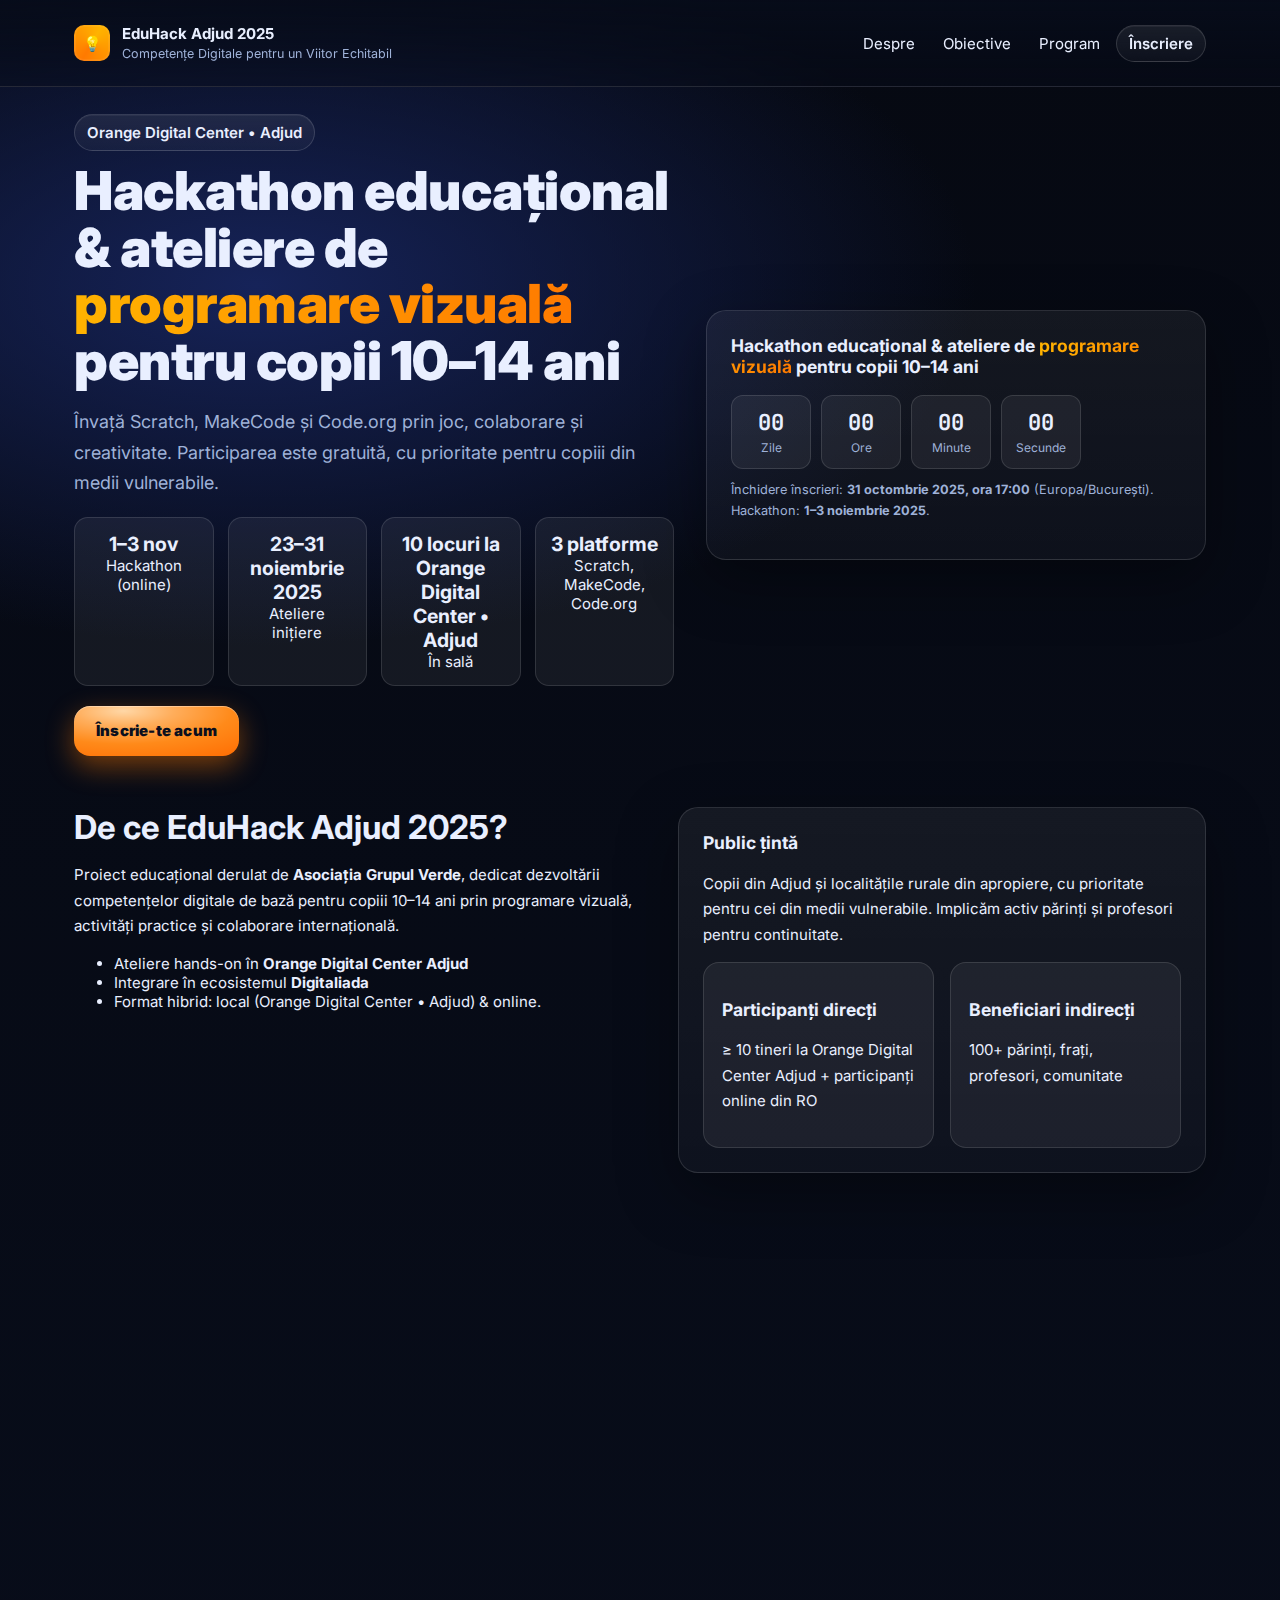
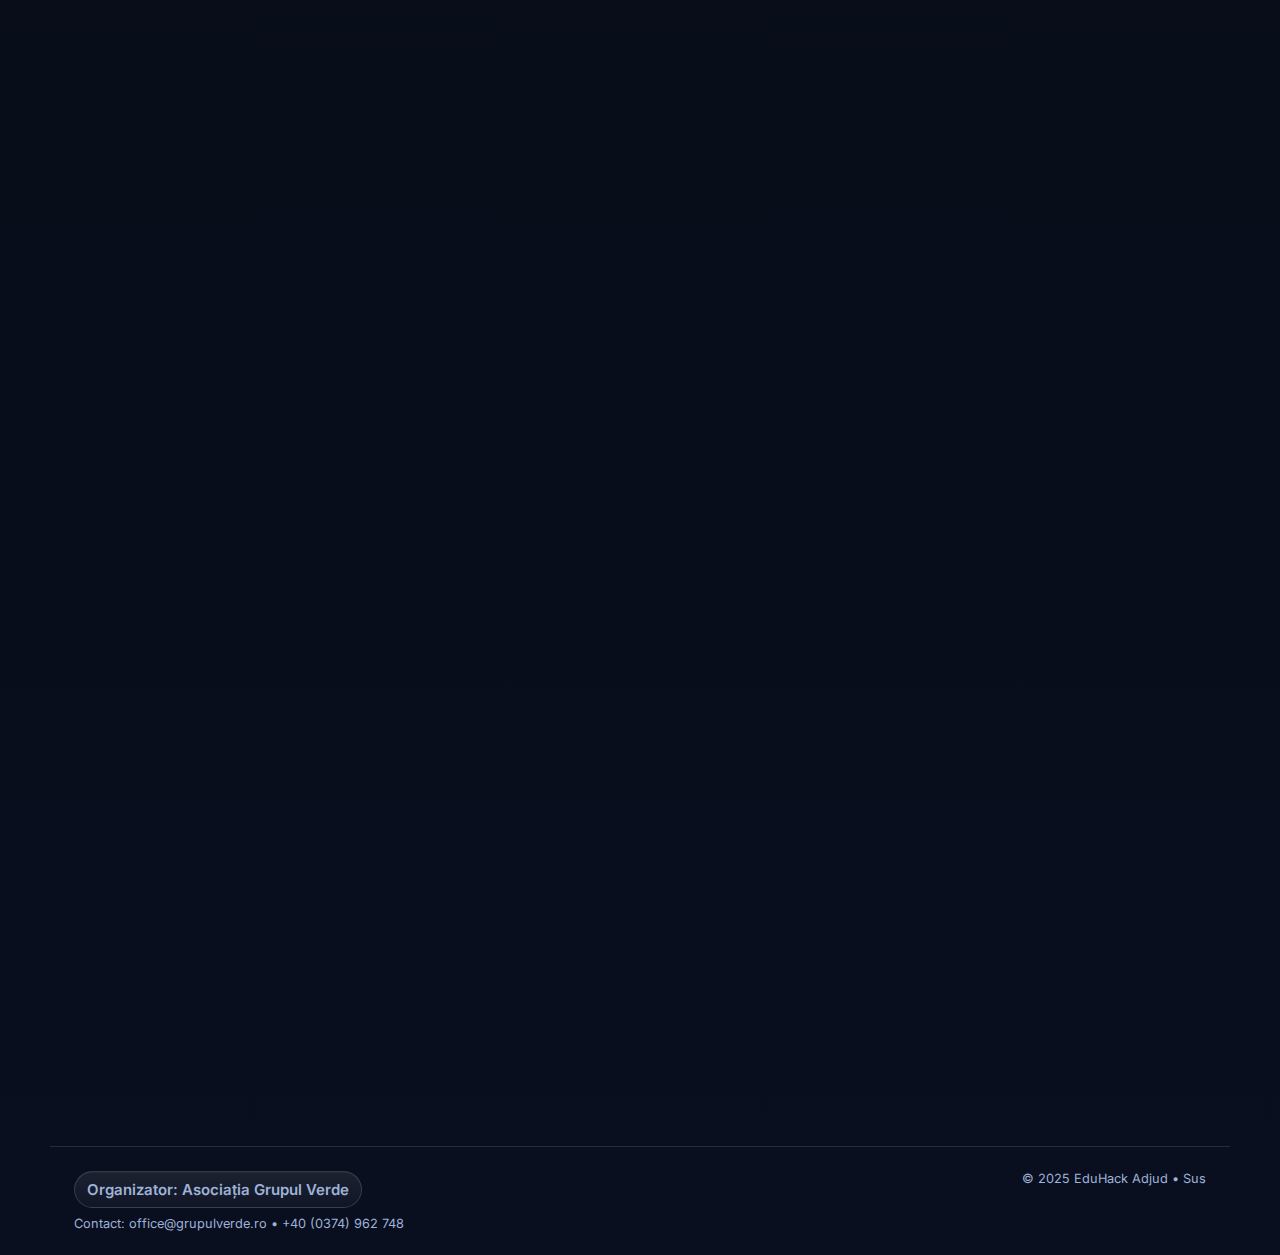
<file: index.html>
<!DOCTYPE html>
<html lang="ro">
<head>
  <meta charset="UTF-8" />
  <meta name="viewport" content="width=device-width, initial-scale=1" />

  <title>EduHack Adjud 2025 – Hackathon educațional & ateliere (10–14 ani)</title>
  <meta name="description" content="Participă la EduHack Adjud 2025: hackathon educațional & ateliere gratuite de programare vizuală (Scratch, MakeCode, Code.org) pentru copii 10–14 ani, la Orange Digital Center Adjud. Înscrieri până la 23 octombrie 2025, ora 17:00.">
  <meta name="author" content="Asociația Grupul Verde">
  <meta name="robots" content="index, follow, max-image-preview:large, max-snippet:-1, max-video-preview:-1">

  <!-- Canonical & hreflang -->
  <link rel="canonical" href="https://eduhackadjud2025.netlify.app/">
  <link rel="alternate" href="https://eduhackadjud2025.netlify.app/" hreflang="ro">

  <!-- Open Graph -->
  <meta property="og:type" content="website">
  <meta property="og:url" content="https://eduhackadjud2025.netlify.app/">
  <meta property="og:title" content="EduHack Adjud 2025 – Hackathon educațional & ateliere pentru copii 10–14 ani">
  <meta property="og:description" content="Dezvoltă competențe digitale prin programare vizuală (Scratch, MakeCode, Code.org). Înscrieri până la 23 octombrie 2025, ora 17:00.">
  <meta property="og:image" content="https://raw.githubusercontent.com/TheTechology/EduHackAdjud2025/refs/heads/main/EduHackAdjud2025.png">
  <meta property="og:image:secure_url" content="https://raw.githubusercontent.com/TheTechology/EduHackAdjud2025/refs/heads/main/EduHackAdjud2025.png">
  <meta property="og:image:width" content="1200">
  <meta property="og:image:height" content="630">
  <meta property="og:image:type" content="image/png">
  <meta property="og:image:alt" content="EduHack Adjud 2025 – Hackathon educațional și ateliere de programare vizuală pentru copii 10–14 ani">

  <!-- Twitter -->
  <meta name="twitter:card" content="summary_large_image">
  <meta name="twitter:title" content="EduHack Adjud 2025 – Hackathon educațional (10–14 ani)">
  <meta name="twitter:description" content="Ateliere gratuite de programare vizuală & hackathon la Orange Digital Center Adjud. Înscrieri până la 31 octombrie 2025.">
  <meta name="twitter:image" content="https://raw.githubusercontent.com/TheTechology/EduHackAdjud2025/refs/heads/main/EduHackAdjud2025.png">

  <!-- Fonts -->
  <link rel="preconnect" href="https://fonts.googleapis.com">
  <link rel="preconnect" href="https://fonts.gstatic.com" crossorigin>
  <link href="https://fonts.googleapis.com/css2?family=Inter:wght@400;600;700;800;900&family=JetBrains+Mono:wght@400;700&display=swap" rel="stylesheet">

  <!-- Theme & Favicon -->
  <meta name="theme-color" content="#0b1020">
  <link rel="icon" href="data:image/svg+xml,%3Csvg xmlns='http://www.w3.org/2000/svg' viewBox='0 0 64 64'%3E%3Ctext y='50' x='6' font-size='48'%3E💡%3C/text%3E%3C/svg%3E">

  <!-- Styles -->
  <link rel="stylesheet" href="styles.css">
</head>
<body>
  <header class="nav" role="banner">
    <div class="wrap nav-inner">
      <a class="brand" href="#top" aria-label="EduHack Adjud 2025 – Pagina principală">
        <div class="logo" aria-hidden="true">💡</div>
        <div>
          <b>EduHack Adjud 2025</b><br>
          <small class="muted">Competențe Digitale pentru un Viitor Echitabil</small>
        </div>
      </a>
      <nav aria-label="Navigare principală">
        <a href="#about">Despre</a>
        <a href="#objectives">Obiective</a>
        <a href="#program">Program</a>
        <a href="#inscriere" class="chip">Înscriere</a>
      </nav>
    </div>
  </header>

  <main id="top" class="wrap hero">
    <div class="grid">
      <div>
        <span class="chip">Orange Digital Center • Adjud</span>
        <h1 class="title">Hackathon educațional & ateliere de <span class="hl">programare vizuală</span> pentru copii 10–14 ani</h1>
        <p class="lead">Învață Scratch, MakeCode și Code.org prin joc, colaborare și creativitate. Participarea este gratuită, cu prioritate pentru copiii din medii vulnerabile.</p>
        <div class="kpis" aria-label="Indicatori">
          <div class="kpi"><b>1–3 nov</b><div>Hackathon (online)</div></div>
          <div class="kpi"><b>23–31 noiembrie 2025</b><div>Ateliere inițiere</div></div>
          <div class="kpi"><b>10 locuri la Orange Digital Center • Adjud</b><div>În sală</div></div>
          <div class="kpi"><b>3 platforme</b><div> Scratch, MakeCode, Code.org</div></div>
        </div>
        <div class="cta-row"><a class="cta" href="#inscriere">Înscrie-te acum</a></div>
      </div>

      <aside class="panel" aria-labelledby="cd-title">
        <h3 id="cd-title" class="mt0">Hackathon educațional & ateliere de <span class="hl">programare vizuală</span> pentru copii 10–14 ani</h1></h3>
        <div class="count">
          <div class="unit"><b id="dd">00</b><span>Zile</span></div>
          <div class="unit"><b id="hh">00</b><span>Ore</span></div>
          <div class="unit"><b id="mm">00</b><span>Minute</span></div>
          <div class="unit"><b id="ss">00</b><span>Secunde</span></div>
        </div>
        <p class="hint mt10">Închidere înscrieri: <b>31 octombrie 2025, ora 17:00</b> (Europa/București). Hackathon: <b>1–3 noiembrie 2025</b>.</p>
      </aside>
    </div>
  </main>

  <section id="about" class="wrap two reveal">
    <div>
      <h2>De ce EduHack Adjud 2025?</h2>
      <p>Proiect educațional derulat de <strong>Asociația Grupul Verde</strong>, dedicat dezvoltării competențelor digitale de bază pentru copiii 10–14 ani prin programare vizuală, activități practice și colaborare internațională.</p>
      <ul>
        <li>Ateliere hands-on în <strong>Orange Digital Center Adjud</strong></li>
        <li>Integrare în ecosistemul <strong>Digitaliada</strong></li>
        <li>Format hibrid: local (Orange Digital Center • Adjud) & online.
      </ul>
    </div>
    <div class="panel">
      <h3 class="mt0">Public țintă</h3>
      <p>Copii din Adjud și localitățile rurale din apropiere, cu prioritate pentru cei din medii vulnerabile. Implicăm activ părinți și profesori pentru continuitate.</p>
      <div class="cards two-cols">
        <div class="card"><h3>Participanți direcți</h3><p>≥ 10 tineri la Orange Digital Center Adjud + participanți online din RO</p></div>
        <div class="card"><h3>Beneficiari indirecți</h3><p>100+ părinți, frați, profesori, comunitate</p></div>
      </div>
    </div>
  </section>

  <section id="objectives" class="wrap reveal">
    <h2>Obiective</h2>
    <div class="cards three-cols">
      <div class="card"><h3>Alfabetizare digitală</h3><p>Inițiere în gândirea algoritmică și programare vizuală (Scratch, MakeCode, Code.org).</p></div>
      <div class="card"><h3>Creativitate & colaborare</h3><p>Lucru în echipă pe proiecte cu aplicabilitate reală, peer-learning și prezentare publică.</p></div>
      <div class="card"><h3>Incluziune</h3><p>Prioritate pentru copii din medii vulnerabile și implicarea profesorilor ca facilitatori.</p></div>
    </div>
  </section>

  <section id="program" class="wrap two reveal">
    <div>
      <h2>Program & Etape</h2>
      <div class="timeline">
        <div class="tl-item"><b>1 – 10 octombrie</b> • Organizare, parteneriate, selecție grup-țintă, promovare locală.</div>
        <div class="tl-item"><b>23 – 31 octombrie</b> • Ateliere de inițiere în programare vizuală (Scratch, MakeCode, Code.org).</div>
        <div class="tl-item"><b>1 – 3 noiembrie</b> • Hackathon EduHack Adjud 2025 (format hibrid)</div>
        <div class="tl-item"><b>4 – 24 noiembrie</b> • Diseminare, integrare în Digitaliada, promovare rezultate.</div>
        <div class="tl-item"><b>25 nov – 6 decembrie</b> • Evaluare, măsurare impact & raportare finală.</div>
      </div>
    </div>
    <aside class="panel" aria-labelledby="ce-inveti">
      <h3 id="ce-inveti" class="mt0">Ce înveți concret</h3>
      <ul>
        <li>Creare jocuri & povești interactive în <b>Scratch</b></li>
        <li>Gândire logică, bucle, condiții, variabile</li>
        <li>Teamwork, pitch & feedback constructiv</li>
        <li>Resurse pentru învățare continuă pe <b>Digitaliada</b></li>
      </ul>
      <p class="hint">Toate activitățile sunt gratuite. Locurile on-site sunt limitate.</p>
    </aside>
  </section>

  <!-- === FORMULAR === -->
  <section id="inscriere" class="wrap reveal">
    <div class="panel p0">
      <div class="form-grid">
        <!-- Left -->
        <div class="form-col">
          <div class="pill">Formular de înscriere</div>
          <h2 class="mt10">Înscrie-te la cursurile gratuite</h2>
          <p class="hint mt0 mb12">Completează formularul. Confirmăm participarea în max. 2 zile lucrătoare (email/telefon).</p>

          <form id="fsForm" class="form" action="https://formspree.io/f/mqaywpeb" method="POST" novalidate>
            <div id="formContent">
              <div class="row">
                <div class="field">
                  <input class="input" type="text" name="parinte" id="parinte" placeholder=" " required aria-required="true" autocomplete="name">
                  <label for="parinte" class="floating">Nume părinte / tutore *</label>
                </div>
                <div class="field">
                  <input class="input" type="text" name="copil" id="copil" placeholder=" " required aria-required="true">
                  <label for="copil" class="floating">Nume copil *</label>
                </div>
              </div>

              <div class="row">
                <div class="field">
                  <input class="input" type="number" name="varsta" id="varsta" placeholder=" " min="7" max="16" required aria-required="true">
                  <label for="varsta" class="floating">Vârsta copilului (7–16) *</label>
                </div>
                <div class="field">
                  <select class="select" name="participare" id="participare" aria-label="Preferință participare">
                    <option value="On-site">La Orange Digital Center Adjud</option>
                    <option value="Online">Prefer online</option>
                    <option value="Hibrid">Indiferent (hibrid)</option>
                  </select>
                  <label for="participare" class="floating"></label>
                </div>
              </div>

              <div class="row">
                <div class="field">
                  <input class="input" type="email" name="email" id="email" placeholder=" " required aria-required="true" autocomplete="email">
                  <label for="email" class="floating">Email părinte *</label>
                  <div class="hint">Trimitem confirmarea și detaliile logistice pe email.</div>
                </div>
                <div class="field">
                  <input class="input" type="tel" name="telefon" id="telefon" placeholder=" " required aria-required="true" autocomplete="tel">
                  <label for="telefon" class="floating">Telefon *</label>
                </div>
              </div>

              <label class="inline">
                <input id="consimtamant" type="checkbox" required aria-required="true" style="accent-color:#ff7a00">
                <span>Sunt de acord cu prelucrarea datelor în scopul înscrierii.</span>
              </label>

              <button id="submitBtn" class="btn" type="submit" aria-label="Trimite înscriere">
                <span id="btnText">Trimite înscriere</span>
                <span id="btnSpinner">• • •</span>
              </button>
              <div id="formMsg" class="status" role="status" aria-live="polite"></div>
            </div>

            <!-- Thank you -->
            <div id="thankYou" class="thx" aria-live="polite">
              <h3>🎉 Îți mulțumim!</h3>
              <p>Formularul tău de înscriere la <strong>EduHack Adjud 2025</strong> a fost trimis cu succes.</p>
              <p>Echipa <strong>Asociației Grupul Verde</strong> îți va confirma participarea în maximum 2 zile lucrătoare prin email sau telefon.</p>
              <p class="hint">Până atunci, verifică inboxul (și folderul Spam/Promo) pentru mesajul de confirmare.</p>
              <div class="divider"></div>
            </div>
          </form>
        </div>

        <!-- Right -->
        <div class="info-col">
          <div class="pill">Beneficii</div>
          <ul class="benefits">
            <li>Participare <b>gratuită</b> • locuri limitate</li>
            <li>Mentorat & activități practice</li>
            <li>Diplomă de participare</li>
            <li>Resurse pentru învățare continuă - platforma: Digitaliada.ro
          </ul>
          <div class="pill mt16">Recomandări</div>
          <p class="hint mt10">Ideal 10–14 ani. Dacă nu ai laptop, poți folosi unul din centru.</p>
        </div>
      </div>
    </div>
  </section>
  <!-- === /FORMULAR === -->

  <section class="wrap reveal" aria-labelledby="faq">
    <h2 id="faq">Întrebări frecvente</h2>
    <div class="cards three-cols" role="list">
      <div class="card" role="listitem"><h3>Costuri?</h3><p>Participarea este <b>gratuită</b>. Proiect susținut în programul SuperCoders 2025.</p></div>
      <div class="card" role="listitem"><h3>Necesită laptop?</h3><p>Nu neapărat. Spațiul este dotat cu laptopuri; poți aduce și dispozitivul propriu.</p></div>
      <div class="card" role="listitem"><h3>Certificat / Diplomă?</h3><p>Da, participanții vor primi diplomă de participare și portofoliu cu proiectul realizat.</p></div>
    </div>
  </section>

  <footer class="wrap">
    <div class="footer-flex">
      <div>
        <div class="chip">Organizator: Asociația Grupul Verde</div>
        <div class="hint mt8">Contact: <a href="mailto:office@grupulverde.ro">office@grupulverde.ro</a> • <a href="tel:+40374962748">+40 (0374) 962 748</a></div>
      </div>
      <div class="hint">© 2025 EduHack Adjud • <a href="#top">Sus</a></div>
    </div>
  </footer>

  <!-- FAQPage JSON-LD -->
  <script type="application/ld+json">
  {"@context":"https://schema.org","@type":"FAQPage","mainEntity":[
    {"@type":"Question","name":"Cât costă participarea?","acceptedAnswer":{"@type":"Answer","text":"Participarea este gratuită. Proiect susținut în programul SuperCoders 2025."}},
    {"@type":"Question","name":"Am nevoie de laptop?","acceptedAnswer":{"@type":"Answer","text":"Nu neapărat. Spațiul este dotat cu laptopuri; poți aduce și dispozitivul propriu."}},
    {"@type":"Question","name":"Primesc certificat de participare?","acceptedAnswer":{"@type":"Answer","text":"Da, participanții vor primi diplomă de participare și portofoliu cu proiectul realizat."}}
  ]}
  </script>

  <!-- Event JSON-LD -->
  <script type="application/ld+json">
  {
    "@context":"https://schema.org","@type":"EducationEvent",
    "name":"EduHack Adjud 2025 – Hackathon educațional & ateliere de programare vizuală",
    "startDate":"2025-10-11","endDate":"2025-11-03",
    "eventAttendanceMode":"https://schema.org/MixedEventAttendanceMode",
    "eventStatus":"https://schema.org/EventScheduled",
    "location":{"@type":"Place","name":"Orange Digital Center Adjud","address":{"@type":"PostalAddress","streetAddress":"Str. Alexandru Ioan Cuza 64","addressLocality":"Adjud","addressRegion":"Vrancea","postalCode":"625100","addressCountry":"RO"}},
    "image":["https://raw.githubusercontent.com/TheTechology/EduHackAdjud2025/refs/heads/main/EduHackAdjud2025.png"],
    "description":"EduHack Adjud 2025 – un hackathon educațional organizat de Asociația Grupul Verde pentru dezvoltarea competențelor digitale ale copiilor de 10–14 ani.",
    "organizer":{"@type":"Organization","name":"Asociația Grupul Verde","email":"office@grupulverde.ro","url":"https://grupulverde.ro"},
    "offers":{"@type":"Offer","price":"0","priceCurrency":"RON","availability":"https://schema.org/InStock","url":"https://eduhackadjud2025.netlify.app/#inscriere"}
  }
  </script>

  <script>
    // Reveal on scroll
    const els=[...document.querySelectorAll('.reveal')];
    const io=new IntersectionObserver(es=>{es.forEach(e=>{if(e.isIntersecting){e.target.classList.add('in');io.unobserve(e.target)}})},{threshold:.2});
    els.forEach(el=>io.observe(el));

    // Countdown: 2025-10-23 17:00 Europe/Bucharest (=14:00Z)
    const target=new Date('2025-10-31T14:00:00Z');
    const dd=document.getElementById('dd'),hh=document.getElementById('hh'),mm=document.getElementById('mm'),ss=document.getElementById('ss');
    function tick(){const now=new Date();let s=Math.max(0,Math.floor((target-now)/1000));
      const d=Math.floor(s/86400);s-=d*86400;const h=Math.floor(s/3600);s-=h*3600;const m=Math.floor(s/60);s-=m*60;
      if(dd)dd.textContent=String(d).padStart(2,'0'); if(hh)hh.textContent=String(h).padStart(2,'0'); if(mm)mm.textContent=String(m).padStart(2,'0'); if(ss)ss.textContent=String(s).padStart(2,'0');
    } tick(); setInterval(tick,1000);

    // Lock form after deadline
    function lock(){const now=new Date(); if(now>=target){const f=document.getElementById('fsForm'); if(!f)return;
      [...f.elements].forEach(el=>el.disabled=true); const btn=document.getElementById('submitBtn'); if(btn)btn.textContent='Înscrierile s-au închis';
      const msg=document.getElementById('formMsg'); if(msg){msg.textContent='Înscrierile s-au închis pe 23 octombrie 2025, ora 17:00.'; msg.className='status error';}
    }} lock(); setInterval(lock,1000);

    // Modern form submit (Formspree)
    const fsForm=document.getElementById('fsForm');
    const formContent=document.getElementById('formContent');
    const thankYou=document.getElementById('thankYou');
    const formMsg=document.getElementById('formMsg');
    const btn=document.getElementById('submitBtn');
    const btnText=document.getElementById('btnText');
    const btnSpinner=document.getElementById('btnSpinner');

    // Soft validation
    function validateSoft(){
      const email=document.getElementById('email');
      const tel=document.getElementById('telefon');
      let ok=true;
      if(email && !/^[^\s@]+@[^\s@]+\.[^\s@]+$/.test(email.value)){ ok=false; email.style.borderColor='var(--danger)'; }
      if(tel && tel.value.trim().length<6){ ok=false; tel.style.borderColor='var(--danger)'; }
      return ok;
    }

    if(fsForm){
      // ascunde spinner initially
      if(btnSpinner) btnSpinner.style.display='none';

      fsForm.addEventListener('submit', async (e)=>{
        e.preventDefault();
        if(!validateSoft()){ if(formMsg){formMsg.textContent='Verifică emailul și telefonul.'; formMsg.className='status error';} return; }

        if(formMsg){formMsg.textContent='Se trimite…'; formMsg.className='status';}
        if(btn){btn.disabled=true; if(btnText) btnText.style.display='none'; if(btnSpinner) btnSpinner.style.display='inline-block';}

        try{
          const data=new FormData(fsForm);
          const res=await fetch(fsForm.action,{method:'POST',body:data,headers:{'Accept':'application/json'}});
          if(res.ok){
            if(formContent) formContent.style.display='none';
            if(thankYou) { thankYou.style.display='block'; window.scrollTo({top:thankYou.getBoundingClientRect().top + window.scrollY - 100, behavior:'smooth'}); }
            if(formMsg){formMsg.textContent='';}
            fsForm.reset();
          }else{
            if(formMsg){formMsg.textContent='A apărut o problemă la trimitere. Încearcă din nou.'; formMsg.className='status error';}
          }
        }catch(err){
          if(formMsg){formMsg.textContent='Conexiune indisponibilă. Reîncearcă sau scrie-ne la office@grupulverde.ro'; formMsg.className='status error';}
        }finally{
          if(btn){btn.disabled=false; if(btnText) btnText.style.display='inline-block'; if(btnSpinner) btnSpinner.style.display='none';}
        }
      });
    }
  </script>
</body>
</html>
</file>
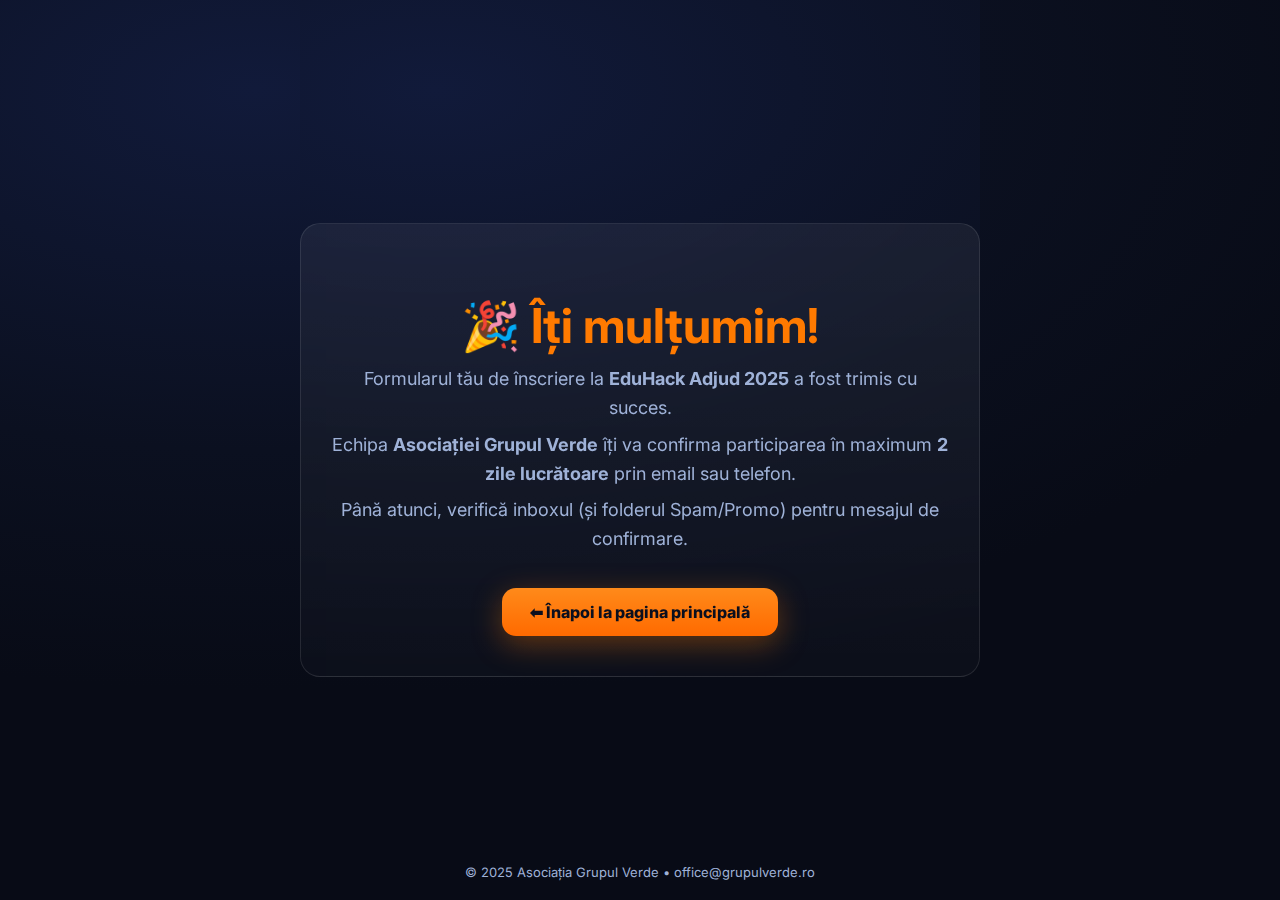
<file: multumim.html>
<!DOCTYPE html>
<html lang="ro">
<head>
  <meta charset="UTF-8">
  <meta name="viewport" content="width=device-width, initial-scale=1">
  <title>Îți mulțumim – EduHack Adjud 2025</title>
  <meta name="description" content="Îți mulțumim pentru înscrierea la EduHack Adjud 2025 – hackathon educațional și ateliere de programare vizuală. Confirmarea se va face în 2 zile lucrătoare.">
  <link rel="preconnect" href="https://fonts.googleapis.com">
  <link rel="preconnect" href="https://fonts.gstatic.com" crossorigin>
  <link href="https://fonts.googleapis.com/css2?family=Inter:wght@400;600;700;900&display=swap" rel="stylesheet">
  <style>
    :root { --bg:#0b1020; --primary:#ff7a00; --accent:#6ae3ff; --text:#e8eefc; --muted:#9fb2d8; --glass:rgba(255,255,255,0.06); --border:rgba(255,255,255,0.1); }
    *{box-sizing:border-box}
    html,body{margin:0;padding:0;font-family:'Inter',sans-serif;background:radial-gradient(1200px 600px at 20% 10%,#111a3a 0%,#0b1020 60%,#080b16 100%);color:var(--text);text-align:center;display:flex;flex-direction:column;min-height:100vh;justify-content:center;align-items:center;overflow:hidden}
    .card{background:linear-gradient(180deg,rgba(255,255,255,0.06),rgba(255,255,255,0.02));border:1px solid var(--border);border-radius:20px;padding:40px 30px;max-width:680px;width:min(92vw,680px);backdrop-filter:blur(10px);animation:fadeIn .8s ease}
    h1{font-size:clamp(28px,4vw,48px);color:var(--primary);margin-bottom:10px}
    p{color:var(--muted);line-height:1.6;font-size:18px;margin:0 0 8px}
    .cta{display:inline-block;background:linear-gradient(180deg,#ff8a1a,#ff6a00);color:#0b0f1e;font-weight:800;padding:14px 28px;border-radius:14px;border:none;margin-top:26px;text-decoration:none;box-shadow:0 8px 30px rgba(255,122,0,.35);transition:transform .15s ease}
    .cta:hover{transform:translateY(-2px)}
    footer{position:absolute;bottom:20px;font-size:13px;color:var(--muted)}
    @keyframes fadeIn{from{opacity:0;transform:translateY(20px)}to{opacity:1;transform:none}}
  </style>
</head>
<body>
  <div class="card" role="status" aria-live="polite">
    <h1>🎉 Îți mulțumim!</h1>
    <p>Formularul tău de înscriere la <strong>EduHack Adjud 2025</strong> a fost trimis cu succes.</p>
    <p>Echipa <strong>Asociației Grupul Verde</strong> îți va confirma participarea în maximum <b>2 zile lucrătoare</b> prin email sau telefon.</p>
    <p>Până atunci, verifică inboxul (și folderul Spam/Promo) pentru mesajul de confirmare.</p>
    <a href="index.html" class="cta" aria-label="Înapoi la pagina principală">⬅ Înapoi la pagina principală</a>
  </div>
  <footer>© 2025 Asociația Grupul Verde • office@grupulverde.ro</footer>
</body>
</html>
</file>
<file: styles.css>
/* ====== Design System ====== */
:root{
  --bg: #090f1f;
  --surface: rgba(255,255,255,0.06);
  --surface-2: rgba(255,255,255,0.08);
  --border: rgba(255,255,255,0.12);
  --text: #e9efff;
  --muted:#9fb2d8;
  --primary:#ff7a00;
  --accent:#6ae3ff;
  --success:#18d47b;
  --danger:#ff4d4d;
  --shadow: 0 20px 60px rgba(0,0,0,.35);
}

/* ====== Base ====== */
*{box-sizing:border-box}
html{
  font-size: clamp(15px, 1.1vw, 18px);
  -webkit-text-size-adjust:100%; text-size-adjust:100%;
}
body{
  margin:0; color:var(--text);
  background:
    radial-gradient(1200px 600px at 20% 10%, #162359 0%, transparent 60%),
    radial-gradient(1000px 500px at 110% -10%, #1b2b66 0%, transparent 60%),
    linear-gradient(180deg, #060912 0%, #090f1f 100%);
  font-family:Inter, system-ui, -apple-system, Segoe UI, Roboto, Ubuntu, Cantarell, Arial;
  overflow-x:hidden;
}
img,svg,video{max-width:100%;height:auto}
a{color:inherit;text-decoration:none}

.wrap{max-width:1180px;margin:0 auto;padding:24px}
.mt0{margin-top:0}.mt8{margin-top:8px}.mt10{margin-top:10px}.mt16{margin-top:16px}
.mb12{margin-bottom:12px}
.hint{font-size:.85rem;color:var(--muted)}
.muted{color:var(--muted)}
.hl{background:linear-gradient(90deg,#ffb300,#ff7a00);-webkit-background-clip:text;background-clip:text;color:transparent}

/* ====== Header ====== */
header.nav{position:sticky;top:0;z-index:40;background:linear-gradient(180deg, rgba(7,12,26,.9), rgba(7,12,26,.4));backdrop-filter: blur(10px);border-bottom:1px solid var(--border)}
.nav-inner{display:flex;align-items:center;justify-content:space-between;gap:16px}
.brand{display:flex;align-items:center;gap:12px;min-width:0}
.logo{width:36px;height:36px;border-radius:10px;display:grid;place-items:center;background:conic-gradient(from 210deg,#ff7a00,#ffb300,#ff7a00);box-shadow:0 0 0 2px rgba(255,255,255,.06) inset}
nav a{padding:10px 12px;border-radius:10px;white-space:nowrap}
nav a:hover{background:var(--surface)}

/* ====== Hero ====== */
.hero .grid{display:grid;grid-template-columns:1.2fr 1fr;gap:32px;align-items:center;min-height:72vh}
.title{font-size: clamp(1.9rem, 4.2vw, 3.6rem);line-height:1.05;margin:12px 0;font-weight:900;letter-spacing:-.5px}
.lead{font-size: clamp(1rem, 1.6vw, 1.2rem);color:var(--muted)}
.kpis{display:grid;grid-template-columns:repeat(4,1fr);gap:14px;margin-top:10px}
.kpi{background:var(--surface);border:1px solid var(--border);border-radius:14px;padding:14px;text-align:center}
.kpi b{font-size:1.3rem}
.cta-row{margin-top:20px}

/* ====== Components ====== */
.panel{background:linear-gradient(180deg, rgba(255,255,255,0.06), rgba(255,255,255,0.03)); border:1px solid var(--border);border-radius:20px;padding:24px;box-shadow:var(--shadow)}
.chip,.pill{display:inline-flex;align-items:center;gap:8px;padding:8px 12px;border-radius:999px;border:1px solid rgba(255,255,255,.14);background:linear-gradient(180deg, rgba(255,255,255,.08), rgba(255,255,255,.03));box-shadow: inset 0 1px 0 rgba(255,255,255,.05);font-weight:600}

/* Countdown */
.count{display:flex;gap:10px}
.unit{min-width:80px;padding:12px;border-radius:12px;background:var(--surface);border:1px solid var(--border);text-align:center}
.unit b{font-family:"JetBrains Mono", monospace; font-size:22px; display:block}
.unit span{font-size:12px;color:var(--muted)}

/* Cards & layouts */
section{margin:64px 0}
h2{font-size: clamp(1.4rem, 2.6vw, 2.2rem);margin:0 0 12px}
p{line-height:1.7}
.two{display:grid;grid-template-columns:1.1fr 1fr;gap:24px;align-items:start}
.cards{display:grid;gap:16px}
.cards.two-cols{grid-template-columns:1fr 1fr}
.cards.three-cols{grid-template-columns:repeat(3,1fr)}
.card{background:var(--surface);border:1px solid var(--border);border-radius:16px;padding:18px}

/* Timeline */
.timeline{position:relative;padding-left:24px}
.timeline:before{content:"";position:absolute;left:8px;top:0;bottom:0;width:2px;background:linear-gradient(var(--accent), transparent)}
.tl-item{position:relative;margin:16px 0;padding:14px 16px;background:var(--surface);border:1px solid var(--border);border-radius:14px}
.tl-item:before{content:"";position:absolute;left:-3px;top:18px;width:10px;height:10px;border-radius:999px;background:var(--accent);box-shadow:0 0 0 4px rgba(106,227,255,.15)}

/* ====== Form ====== */
.form{display:grid;gap:12px}
.form .row{display:grid;grid-template-columns:1fr 1fr;gap:12px}
.field{position:relative}
.input,.select{
  width:100%; padding:18px 14px 14px; border-radius:16px; color:var(--text);
  background:linear-gradient(180deg, rgba(255,255,255,.07), rgba(255,255,255,.03));
  border:1px solid var(--border); outline:none; transition:border .15s ease, box-shadow .15s ease, background .2s;
  box-shadow:inset 0 1px 0 rgba(255,255,255,.04);
  font-size:16px; touch-action:manipulation;
}
.input:focus,.select:focus{ border-color:var(--accent); box-shadow:0 0 0 4px rgba(106,227,255,.20) }
.floating{
  position:absolute; left:12px; top:12px; padding:0 6px; background:transparent; color:var(--muted);
  font-size:14px; transition:transform .15s ease, color .15s ease, background .15s ease;
  pointer-events:none;
}
.input:not(:placeholder-shown) + .floating,
.input:focus + .floating,
.select:focus + .floating{
  transform: translateY(-14px) scale(.92);
  background:linear-gradient(180deg, rgba(9,15,31,1), rgba(9,15,31,0));
  color:#b9c9ee;
}
.inline{
  display:flex;gap:10px;align-items:center;padding:12px 14px;border:1px dashed var(--border);border-radius:14px;background:rgba(255,255,255,.03);color:var(--muted);font-size:.9rem
}
.status{font-size:.9rem;margin-top:8px}
.status.error{color:var(--danger)}
.status.ok{color:var(--success)}

/* Buttons */
.cta{
  display:inline-flex;align-items:center;justify-content:center;gap:.6rem;
  padding:14px 22px;border-radius:16px;border:0;cursor:pointer;
  font-weight:900; letter-spacing:.2px;
  background: radial-gradient(120% 120% at 30% 10%, #ffd7a6 0%, #ffae5c 25%, #ff8a1a 55%, #ff6a00 100%);
  color:#0b0f1e;
  box-shadow: 0 10px 28px rgba(255,122,0,.45), inset 0 1px 0 rgba(255,255,255,.35);
  transition: transform .16s ease, box-shadow .2s ease, filter .2s ease;
  min-height:50px;
}
.cta:hover{ transform: translateY(-1px); box-shadow: 0 16px 44px rgba(255,122,0,.58), inset 0 1px 0 rgba(255,255,255,.5); filter: saturate(1.05) }
.cta:active{ transform: translateY(0); filter: saturate(1) }
.cta:focus-visible{ outline: none; box-shadow: 0 0 0 4px rgba(106,227,255,.25), 0 16px 44px rgba(255,122,0,.58), inset 0 1px 0 rgba(255,255,255,.5) }

.btn{
  display:inline-flex;align-items:center;justify-content:center;gap:.6rem;
  padding:14px 20px;border-radius:16px;border:0;cursor:pointer;
  background: linear-gradient(180deg,#ff901f,#ff6a00);
  color:#0b0f1e; font-weight:900; letter-spacing:.2px;
  min-height:52px;
  box-shadow: 0 12px 32px rgba(255,122,0,.46), inset 0 1px 0 rgba(255,255,255,.35);
  transition: transform .16s ease, box-shadow .2s ease, opacity .2s ease;
}
.btn:hover{ transform: translateY(-1px); box-shadow: 0 18px 50px rgba(255,122,0,.58), inset 0 1px 0 rgba(255,255,255,.5) }
.btn:active{ transform: none }
.btn:focus-visible{ outline:none; box-shadow: 0 0 0 4px rgba(106,227,255,.25), 0 18px 50px rgba(255,122,0,.58), inset 0 1px 0 rgba(255,255,255,.5) }
.btn[disabled]{ opacity:.65; cursor:not-allowed; filter:grayscale(.1) }
.btn--ghost{
  background: transparent;
  color: #ffb777;
  border:1px solid rgba(255,255,255,.22);
  box-shadow: none;
}
.btn--ghost:hover{
  background: rgba(255,255,255,.06);
  border-color: rgba(255,255,255,.32);
}

/* Thank you */
.thx{display:none;text-align:center;padding:40px 20px}
.thx h3{font-size:2rem;color:var(--primary)}
.divider{height:1px;background:var(--border);margin:10px 0 6px;opacity:.7}

/* Form container grid */
.p0{padding:0}
.form-grid{display:grid;grid-template-columns:1.1fr .9fr;gap:0;align-items:stretch}
.form-col{padding:26px}
.info-col{padding:26px;border-left:1px solid var(--border);background:
  radial-gradient(800px 400px at 100% 0,#1c2a66 0%, transparent 55%),
  linear-gradient(180deg,rgba(255,255,255,.04),rgba(255,255,255,.02))}
.benefits{margin:12px 0 0 16px;line-height:1.8;color:var(--text)}

/* Footer */
footer{margin-top:80px;padding:32px 0;border-top:1px solid var(--border);color:var(--muted)}
.footer-flex{display:flex;justify-content:space-between;gap:16px;flex-wrap:wrap}

/* Reveal on scroll */
.reveal{opacity:0; transform:translateY(16px); transition:all .6s ease}
.reveal.in{opacity:1; transform:none}

/* ====== Responsive ====== */
@media (max-width: 1180px){
  .wrap{padding:20px}
}
@media (max-width: 980px){
  .hero .grid, .two{grid-template-columns:1fr}
  .kpis{grid-template-columns:repeat(2,1fr)}
  .cards.two-cols{grid-template-columns:1fr}
  .cards.three-cols{grid-template-columns:1fr}
  .form .row{grid-template-columns:1fr}
  /* pliază coloanele din cardul formularului */
  .form-grid{ grid-template-columns:1fr }
  .info-col{ border-left:0; border-top:1px solid var(--border) }
}
@media (max-width: 560px){
  .wrap{padding:16px}
  nav{display:flex;gap:8px;overflow:auto}
  .cta,.btn{ width:100%; justify-content:center }
  .unit{min-width:70px}
}
</file>
